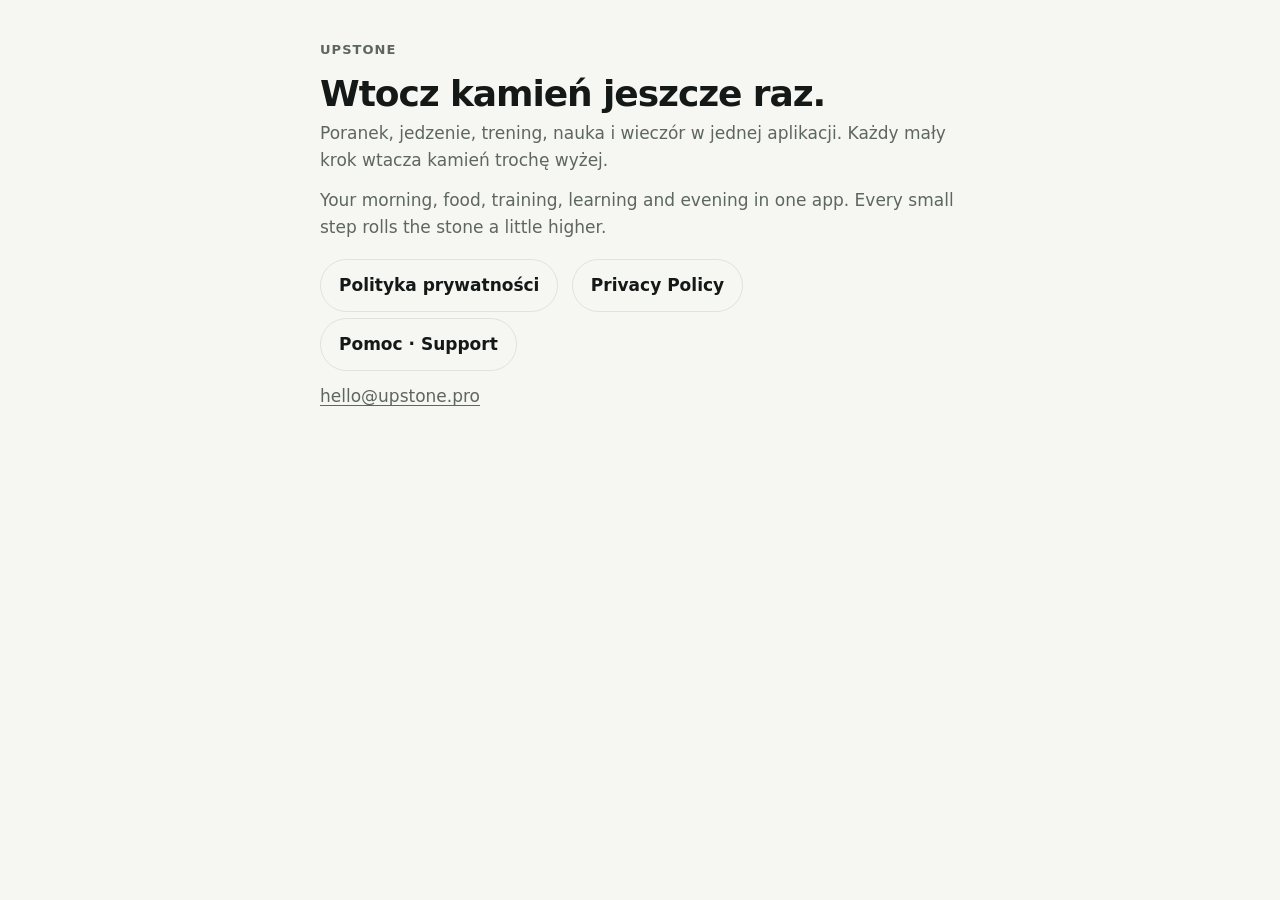
<file: index.html>
<!doctype html>
<html lang="pl">
<head>
<meta charset="utf-8">
<meta name="viewport" content="width=device-width, initial-scale=1">
<title>Upstone</title>
<meta name="description" content="Upstone. Poranek, jedzenie, trening, nauka i wieczór w jednej aplikacji.">
<link rel="stylesheet" href="style.css">
</head>
<body>
<main>
<p class="eyebrow">Upstone</p>
<h1>Wtocz kamień jeszcze raz.</h1>
<p class="muted">Poranek, jedzenie, trening, nauka i wieczór w jednej aplikacji. Każdy mały krok wtacza kamień trochę wyżej.</p>
<p class="muted">Your morning, food, training, learning and evening in one app. Every small step rolls the stone a little higher.</p>
<p>
<a class="btn" href="prywatnosc.html">Polityka prywatności</a>
<a class="btn" href="privacy.html">Privacy Policy</a>
<a class="btn" href="support.html">Pomoc · Support</a>
</p>
<p class="muted"><a href="mailto:hello@upstone.pro">hello@upstone.pro</a></p>
</main>
</body>
</html>
</file>
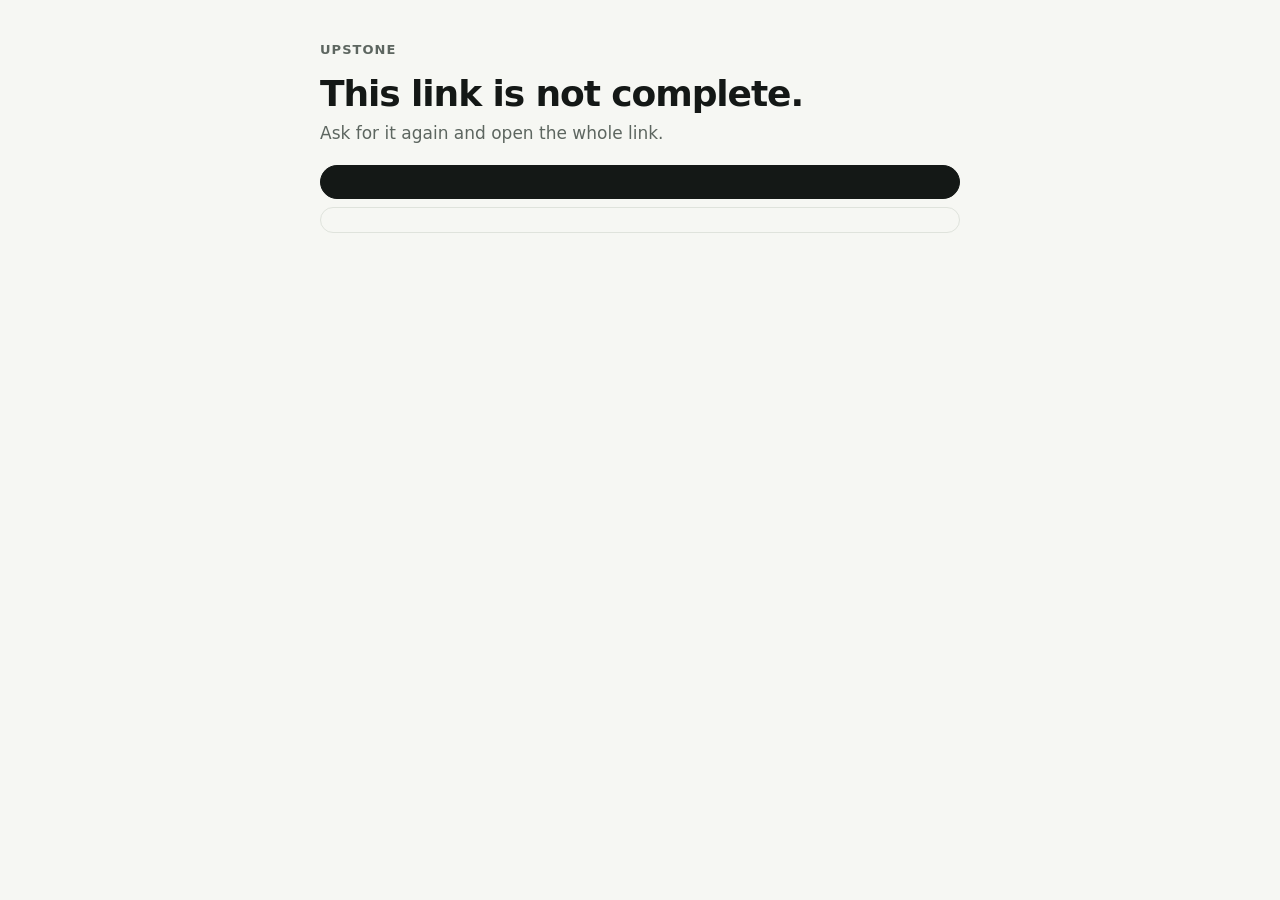
<file: p/index.html>
<!doctype html>
<html lang="pl">
<head>
<meta charset="utf-8">
<meta name="viewport" content="width=device-width, initial-scale=1">
<meta name="robots" content="noindex">
<title>Upstone</title>
<link rel="stylesheet" href="../style.css">
<style>
.big{display:block;text-align:center;background:var(--text);color:var(--bg);border-color:var(--text);padding:16px 18px;margin:18px 0 8px;font-size:18px}
.wide{display:block;width:100%;text-align:center;background:transparent;color:inherit;font:inherit;font-weight:700;cursor:pointer}
.list{list-style:none;padding:0;margin:8px 0 0}.list li{display:flex;justify-content:space-between;gap:12px;padding:8px 0;border-top:1px solid var(--hair);margin:0}
.list li span:first-child{flex:0 0 auto;max-width:55%}.list li span:last-child{color:var(--muted);text-align:right}
.steps{color:var(--muted);font-size:15px}
</style>
</head>
<body>
<main>
<p class="eyebrow"><a href="../">Upstone</a></p>
<h1 id="h">Upstone</h1>
<p class="muted" id="sub"></p>
<div class="card" id="card" hidden><h2 id="name"></h2><p class="muted" id="meta"></p><ul class="list" id="list"></ul></div>
<a class="btn big" id="open" href="#" hidden></a>
<button class="btn wide" id="copy" type="button" hidden></button>
<p class="steps" id="steps"></p>
</main>
<script>
(function(){
  var pl = /^pl/i.test(navigator.language || '');
  function T(en, p){ return pl ? p : en; }
  function $(id){ return document.getElementById(id); }
  function unpack(c){ c = c.replace(/-/g, '+').replace(/_/g, '/'); while (c.length % 4) c += '='; return JSON.parse(decodeURIComponent(escape(atob(c)))); }
  function row(a, b){ var li = document.createElement('li'), x = document.createElement('span'), y = document.createElement('span'); x.textContent = a; y.textContent = b; li.appendChild(x); li.appendChild(y); return li; }
  document.documentElement.lang = pl ? 'pl' : 'en';
  var m = decodeURIComponent(location.hash || '').match(/U[PR]1-[A-Za-z0-9_\-]+/), code = m ? m[0] : '', o = null;
  try { if (code) o = unpack(code.slice(4)); } catch (e) { o = null; }
  if (!o) { $('h').textContent = T('This link is not complete.', 'Ten link jest niepełny.'); $('sub').textContent = T('Ask for it again and open the whole link.', 'Poproś o niego jeszcze raz i otwórz cały link.'); return; }
  var plan = code.indexOf('UP1-') === 0;
  if (plan) {
    $('h').textContent = T('A workout plan for you', 'Plan treningowy dla ciebie');
    $('sub').textContent = o.c ? T('From: ', 'Od: ') + String(o.c).slice(0, 24) : '';
    $('name').textContent = String(o.n || 'Plan').slice(0, 60);
    var it = (o.i || []).slice(0, 30); $('meta').textContent = it.length + ' ' + T('exercises', 'ćwiczeń');
    it.forEach(function(x){ $('list').appendChild(row(String((x && x[0]) || '').slice(0, 80), String((x && x[1]) || '').slice(0, 20))); });
    $('steps').textContent = T('The button opens the Upstone app and adds the plan to your workouts. If nothing happens: copy the code, then in the app go to Train, Coach, and paste it.', 'Przycisk otwiera aplikację Upstone i dodaje plan do twoich treningów. Jeśli nic się nie dzieje: skopiuj kod, potem w aplikacji wejdź w Trening, Trener i wklej go.');
  } else {
    $('h').textContent = T('A workout result', 'Wynik treningu');
    $('sub').textContent = String(o.n || '').slice(0, 24);
    $('name').textContent = String(o.w || '').slice(0, 60);
    $('meta').textContent = String(o.d || '').slice(0, 10) + (o.t ? ' · ' + parseInt(o.t, 10) + ' min' : '');
    (o.x || []).slice(0, 30).forEach(function(e){ var ss = ((e && e[1]) || []).slice(0, 12).map(function(s){ return (s && s[0] ? String(s[0]).slice(0, 6) + ' kg × ' : '') + String((s && s[1]) || '?').slice(0, 5); }).join(', '); $('list').appendChild(row(String((e && e[0]) || '').slice(0, 60), ss)); });
    $('steps').textContent = T('The button opens the Upstone app and saves this result under Train, Coach. If nothing happens: copy the code and paste it there.', 'Przycisk otwiera aplikację Upstone i zapisuje ten wynik w Trening, Trener. Jeśli nic się nie dzieje: skopiuj kod i wklej go tam.');
  }
  $('card').hidden = false;
  var a = $('open'); a.href = 'upstone://p#' + code; a.textContent = T('Open in Upstone', 'Otwórz w Upstone'); a.hidden = false;
  var c = $('copy'); c.textContent = T('Copy the code', 'Skopiuj kod'); c.hidden = false;
  c.addEventListener('click', function(){ var done = function(){ c.textContent = T('Copied', 'Skopiowano'); };
    try { navigator.clipboard.writeText(code).then(done, function(){ prompt(T('Copy this code:', 'Skopiuj ten kod:'), code); }); } catch (e) { prompt(T('Copy this code:', 'Skopiuj ten kod:'), code); } });
})();
</script>
</body>
</html>
</file>
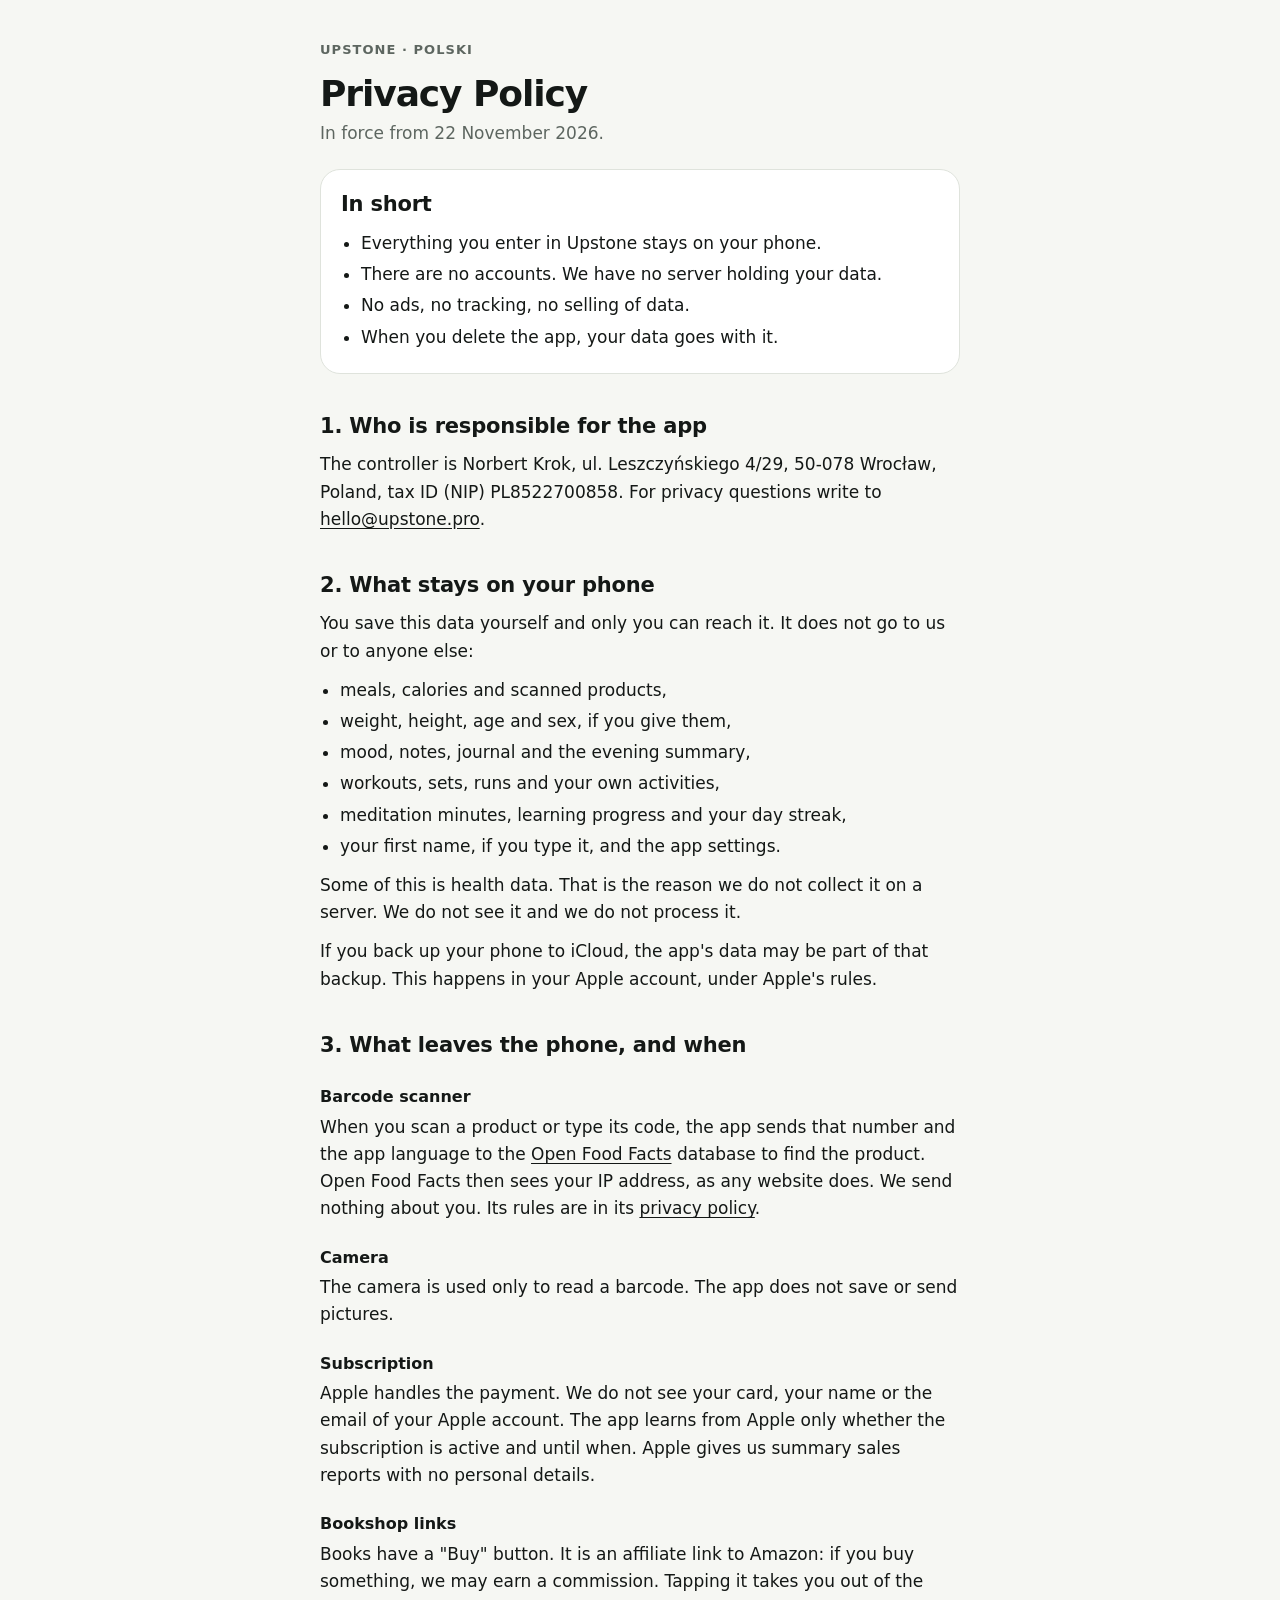
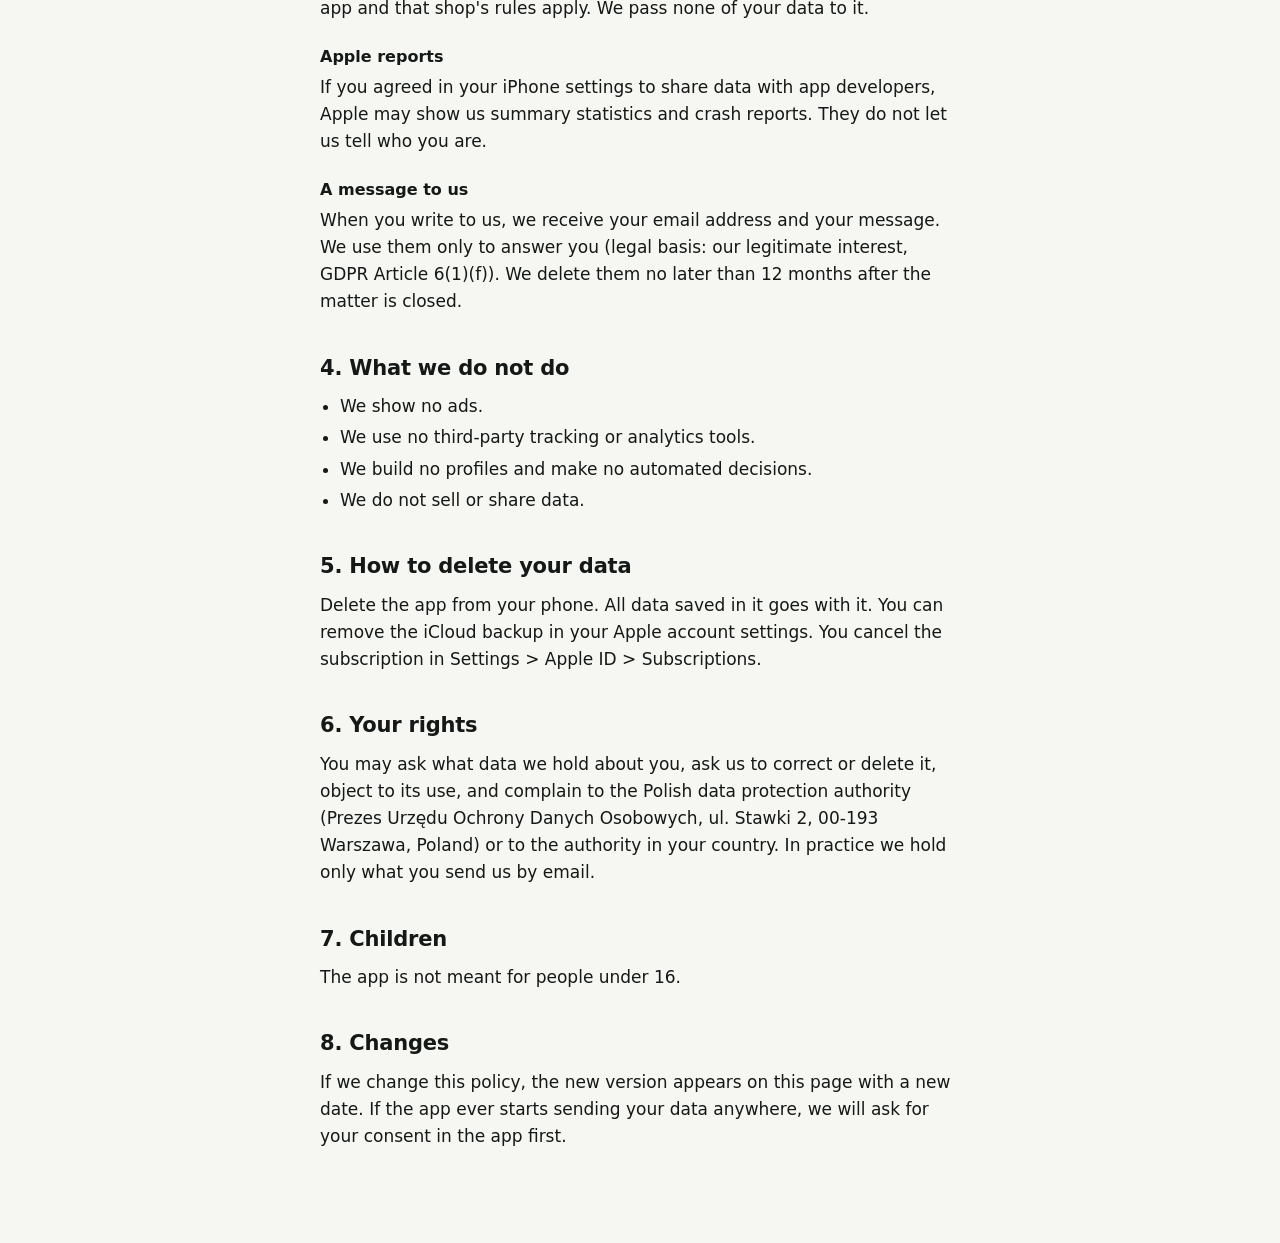
<file: privacy.html>
<!doctype html>
<html lang="en">
<head>
<meta charset="utf-8">
<meta name="viewport" content="width=device-width, initial-scale=1">
<title>Upstone · Privacy Policy</title>
<meta name="description" content="Privacy policy of the Upstone app. Your data stays on your phone.">
<link rel="stylesheet" href="style.css">
</head>
<body>
<main>
<p class="eyebrow"><a href="index.html">Upstone</a> · <a href="prywatnosc.html">Polski</a></p>
<h1>Privacy Policy</h1>
<p class="muted">In force from 22 November 2026.</p>

<section class="card">
<h2>In short</h2>
<ul>
<li>Everything you enter in Upstone stays on your phone.</li>
<li>There are no accounts. We have no server holding your data.</li>
<li>No ads, no tracking, no selling of data.</li>
<li>When you delete the app, your data goes with it.</li>
</ul>
</section>

<h2>1. Who is responsible for the app</h2>
<p>The controller is Norbert Krok, ul. Leszczyńskiego 4/29, 50-078 Wrocław, Poland, tax ID (NIP) PL8522700858. For privacy questions write to <a href="mailto:hello@upstone.pro">hello@upstone.pro</a>.</p>

<h2>2. What stays on your phone</h2>
<p>You save this data yourself and only you can reach it. It does not go to us or to anyone else:</p>
<ul>
<li>meals, calories and scanned products,</li>
<li>weight, height, age and sex, if you give them,</li>
<li>mood, notes, journal and the evening summary,</li>
<li>workouts, sets, runs and your own activities,</li>
<li>meditation minutes, learning progress and your day streak,</li>
<li>your first name, if you type it, and the app settings.</li>
</ul>
<p>Some of this is health data. That is the reason we do not collect it on a server. We do not see it and we do not process it.</p>
<p>If you back up your phone to iCloud, the app's data may be part of that backup. This happens in your Apple account, under Apple's rules.</p>

<h2>3. What leaves the phone, and when</h2>
<h3>Barcode scanner</h3>
<p>When you scan a product or type its code, the app sends that number and the app language to the <a href="https://world.openfoodfacts.org" rel="noopener">Open Food Facts</a> database to find the product. Open Food Facts then sees your IP address, as any website does. We send nothing about you. Its rules are in its <a href="https://world.openfoodfacts.org/privacy" rel="noopener">privacy policy</a>.</p>
<h3>Camera</h3>
<p>The camera is used only to read a barcode. The app does not save or send pictures.</p>
<h3>Subscription</h3>
<p>Apple handles the payment. We do not see your card, your name or the email of your Apple account. The app learns from Apple only whether the subscription is active and until when. Apple gives us summary sales reports with no personal details.</p>
<h3>Bookshop links</h3>
<p>Books have a "Buy" button. It is an affiliate link to Amazon: if you buy something, we may earn a commission. Tapping it takes you out of the app and that shop's rules apply. We pass none of your data to it.</p>
<h3>Apple reports</h3>
<p>If you agreed in your iPhone settings to share data with app developers, Apple may show us summary statistics and crash reports. They do not let us tell who you are.</p>
<h3>A message to us</h3>
<p>When you write to us, we receive your email address and your message. We use them only to answer you (legal basis: our legitimate interest, GDPR Article 6(1)(f)). We delete them no later than 12 months after the matter is closed.</p>

<h2>4. What we do not do</h2>
<ul>
<li>We show no ads.</li>
<li>We use no third-party tracking or analytics tools.</li>
<li>We build no profiles and make no automated decisions.</li>
<li>We do not sell or share data.</li>
</ul>

<h2>5. How to delete your data</h2>
<p>Delete the app from your phone. All data saved in it goes with it. You can remove the iCloud backup in your Apple account settings. You cancel the subscription in Settings &gt; Apple ID &gt; Subscriptions.</p>

<h2>6. Your rights</h2>
<p>You may ask what data we hold about you, ask us to correct or delete it, object to its use, and complain to the Polish data protection authority (Prezes Urzędu Ochrony Danych Osobowych, ul. Stawki 2, 00-193 Warszawa, Poland) or to the authority in your country. In practice we hold only what you send us by email.</p>

<h2>7. Children</h2>
<p>The app is not meant for people under 16.</p>

<h2>8. Changes</h2>
<p>If we change this policy, the new version appears on this page with a new date. If the app ever starts sending your data anywhere, we will ask for your consent in the app first.</p>
</main>
</body>
</html>
</file>
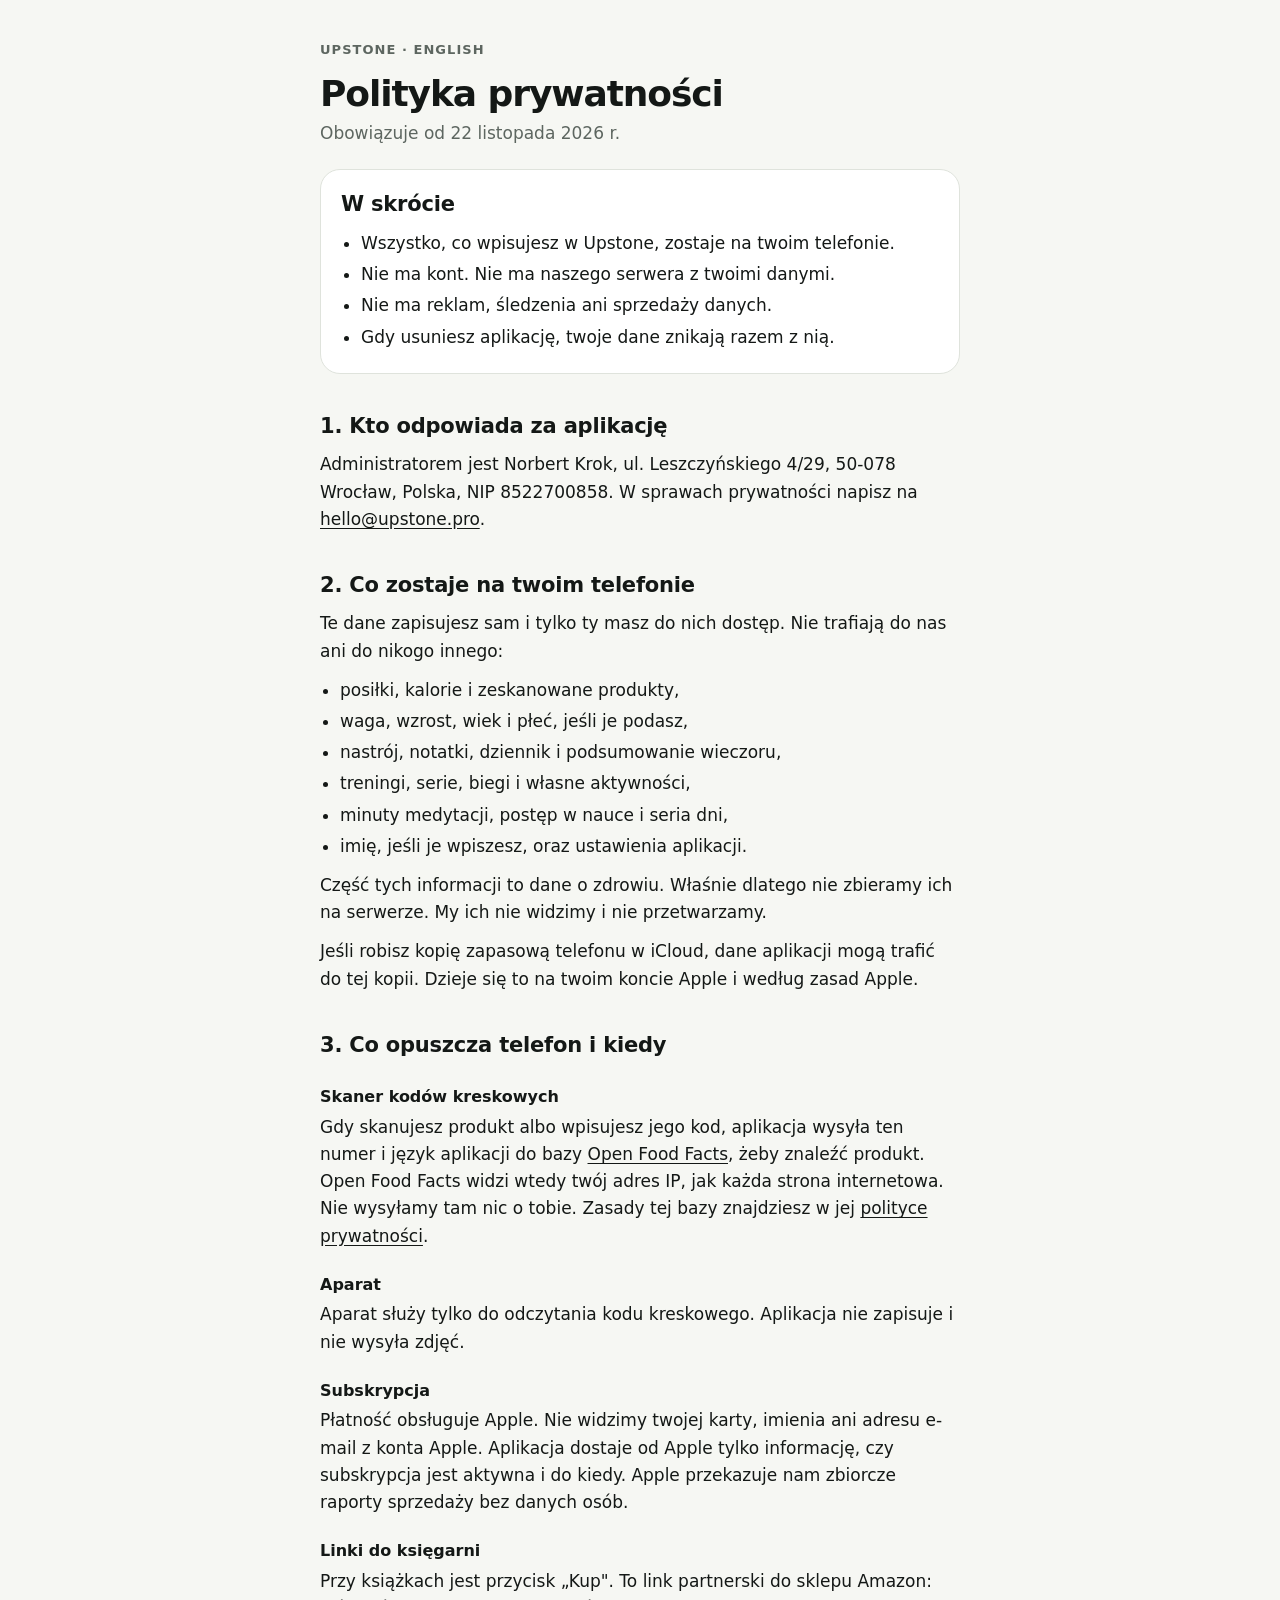
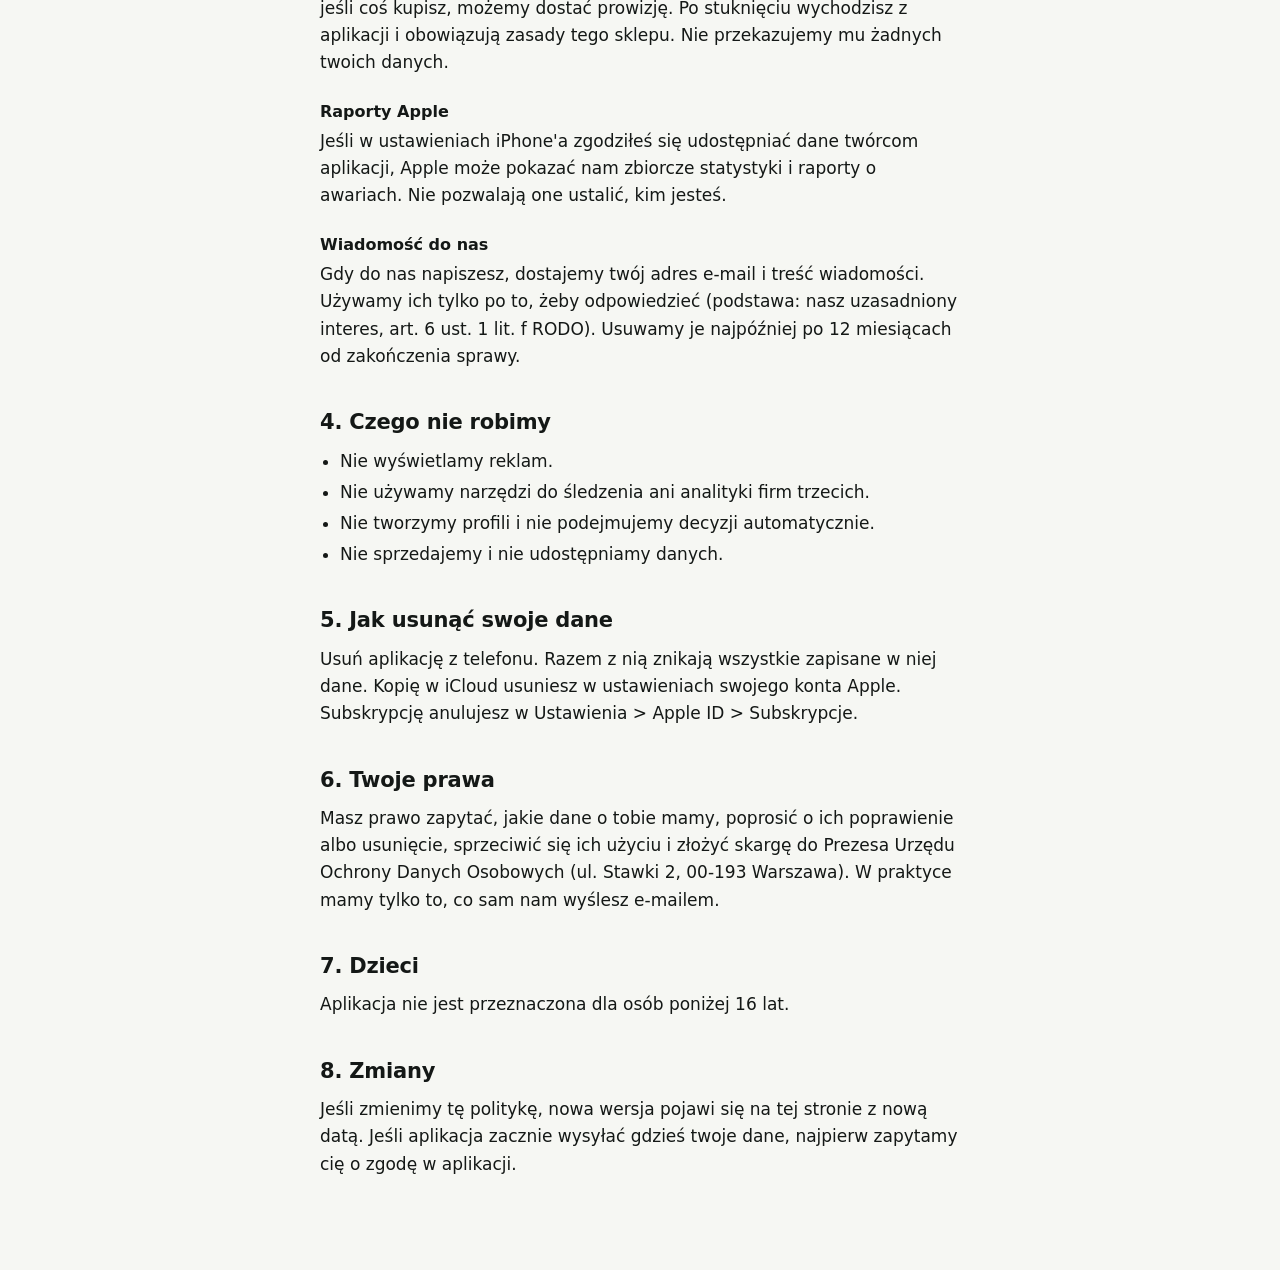
<file: prywatnosc.html>
<!doctype html>
<html lang="pl">
<head>
<meta charset="utf-8">
<meta name="viewport" content="width=device-width, initial-scale=1">
<title>Upstone · Polityka prywatności</title>
<meta name="description" content="Polityka prywatności aplikacji Upstone. Twoje dane zostają na twoim telefonie.">
<link rel="stylesheet" href="style.css">
</head>
<body>
<main>
<p class="eyebrow"><a href="index.html">Upstone</a> · <a href="privacy.html">English</a></p>
<h1>Polityka prywatności</h1>
<p class="muted">Obowiązuje od 22 listopada 2026 r.</p>

<section class="card">
<h2>W skrócie</h2>
<ul>
<li>Wszystko, co wpisujesz w Upstone, zostaje na twoim telefonie.</li>
<li>Nie ma kont. Nie ma naszego serwera z twoimi danymi.</li>
<li>Nie ma reklam, śledzenia ani sprzedaży danych.</li>
<li>Gdy usuniesz aplikację, twoje dane znikają razem z nią.</li>
</ul>
</section>

<h2>1. Kto odpowiada za aplikację</h2>
<p>Administratorem jest Norbert Krok, ul. Leszczyńskiego 4/29, 50-078 Wrocław, Polska, NIP 8522700858. W sprawach prywatności napisz na <a href="mailto:hello@upstone.pro">hello@upstone.pro</a>.</p>

<h2>2. Co zostaje na twoim telefonie</h2>
<p>Te dane zapisujesz sam i tylko ty masz do nich dostęp. Nie trafiają do nas ani do nikogo innego:</p>
<ul>
<li>posiłki, kalorie i zeskanowane produkty,</li>
<li>waga, wzrost, wiek i płeć, jeśli je podasz,</li>
<li>nastrój, notatki, dziennik i podsumowanie wieczoru,</li>
<li>treningi, serie, biegi i własne aktywności,</li>
<li>minuty medytacji, postęp w nauce i seria dni,</li>
<li>imię, jeśli je wpiszesz, oraz ustawienia aplikacji.</li>
</ul>
<p>Część tych informacji to dane o zdrowiu. Właśnie dlatego nie zbieramy ich na serwerze. My ich nie widzimy i nie przetwarzamy.</p>
<p>Jeśli robisz kopię zapasową telefonu w iCloud, dane aplikacji mogą trafić do tej kopii. Dzieje się to na twoim koncie Apple i według zasad Apple.</p>

<h2>3. Co opuszcza telefon i kiedy</h2>
<h3>Skaner kodów kreskowych</h3>
<p>Gdy skanujesz produkt albo wpisujesz jego kod, aplikacja wysyła ten numer i język aplikacji do bazy <a href="https://world.openfoodfacts.org" rel="noopener">Open Food Facts</a>, żeby znaleźć produkt. Open Food Facts widzi wtedy twój adres IP, jak każda strona internetowa. Nie wysyłamy tam nic o tobie. Zasady tej bazy znajdziesz w jej <a href="https://world.openfoodfacts.org/privacy" rel="noopener">polityce prywatności</a>.</p>
<h3>Aparat</h3>
<p>Aparat służy tylko do odczytania kodu kreskowego. Aplikacja nie zapisuje i nie wysyła zdjęć.</p>
<h3>Subskrypcja</h3>
<p>Płatność obsługuje Apple. Nie widzimy twojej karty, imienia ani adresu e-mail z konta Apple. Aplikacja dostaje od Apple tylko informację, czy subskrypcja jest aktywna i do kiedy. Apple przekazuje nam zbiorcze raporty sprzedaży bez danych osób.</p>
<h3>Linki do księgarni</h3>
<p>Przy książkach jest przycisk „Kup". To link partnerski do sklepu Amazon: jeśli coś kupisz, możemy dostać prowizję. Po stuknięciu wychodzisz z aplikacji i obowiązują zasady tego sklepu. Nie przekazujemy mu żadnych twoich danych.</p>
<h3>Raporty Apple</h3>
<p>Jeśli w ustawieniach iPhone'a zgodziłeś się udostępniać dane twórcom aplikacji, Apple może pokazać nam zbiorcze statystyki i raporty o awariach. Nie pozwalają one ustalić, kim jesteś.</p>
<h3>Wiadomość do nas</h3>
<p>Gdy do nas napiszesz, dostajemy twój adres e-mail i treść wiadomości. Używamy ich tylko po to, żeby odpowiedzieć (podstawa: nasz uzasadniony interes, art. 6 ust. 1 lit. f RODO). Usuwamy je najpóźniej po 12 miesiącach od zakończenia sprawy.</p>

<h2>4. Czego nie robimy</h2>
<ul>
<li>Nie wyświetlamy reklam.</li>
<li>Nie używamy narzędzi do śledzenia ani analityki firm trzecich.</li>
<li>Nie tworzymy profili i nie podejmujemy decyzji automatycznie.</li>
<li>Nie sprzedajemy i nie udostępniamy danych.</li>
</ul>

<h2>5. Jak usunąć swoje dane</h2>
<p>Usuń aplikację z telefonu. Razem z nią znikają wszystkie zapisane w niej dane. Kopię w iCloud usuniesz w ustawieniach swojego konta Apple. Subskrypcję anulujesz w Ustawienia &gt; Apple ID &gt; Subskrypcje.</p>

<h2>6. Twoje prawa</h2>
<p>Masz prawo zapytać, jakie dane o tobie mamy, poprosić o ich poprawienie albo usunięcie, sprzeciwić się ich użyciu i złożyć skargę do Prezesa Urzędu Ochrony Danych Osobowych (ul. Stawki 2, 00-193 Warszawa). W praktyce mamy tylko to, co sam nam wyślesz e-mailem.</p>

<h2>7. Dzieci</h2>
<p>Aplikacja nie jest przeznaczona dla osób poniżej 16 lat.</p>

<h2>8. Zmiany</h2>
<p>Jeśli zmienimy tę politykę, nowa wersja pojawi się na tej stronie z nową datą. Jeśli aplikacja zacznie wysyłać gdzieś twoje dane, najpierw zapytamy cię o zgodę w aplikacji.</p>
</main>
</body>
</html>
</file>
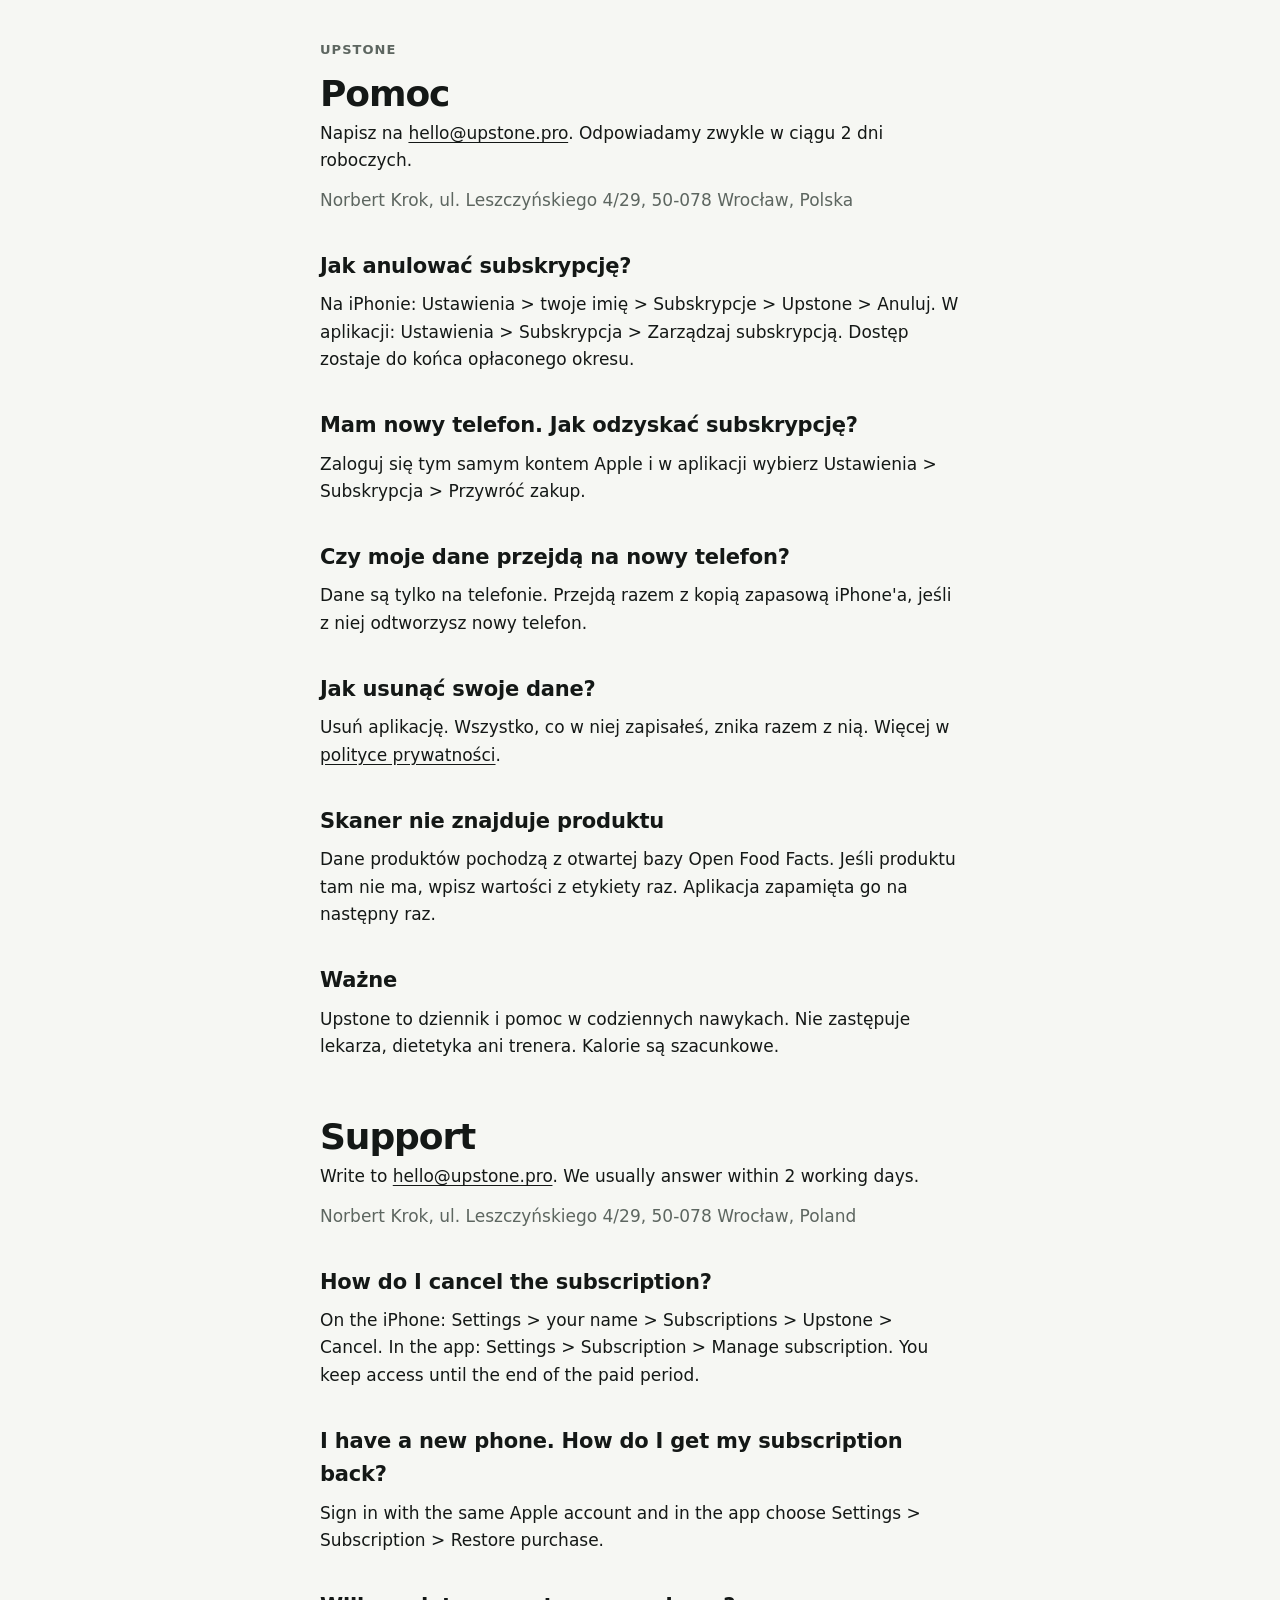
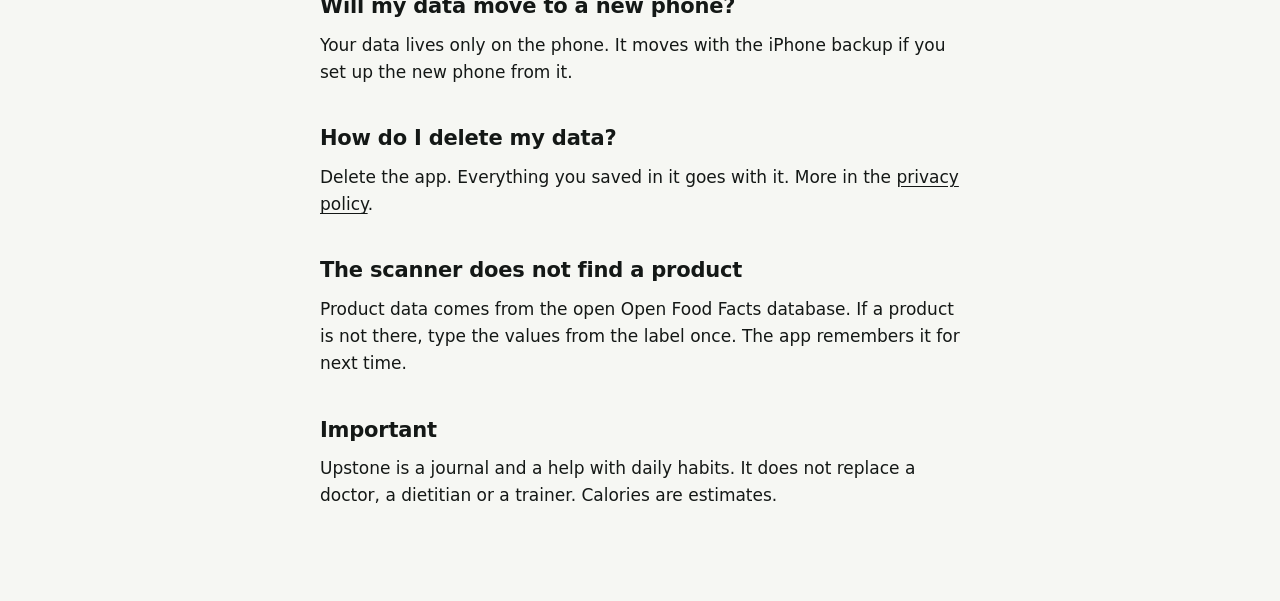
<file: support.html>
<!doctype html>
<html lang="pl">
<head>
<meta charset="utf-8">
<meta name="viewport" content="width=device-width, initial-scale=1">
<title>Upstone · Pomoc · Support</title>
<meta name="description" content="Pomoc dla aplikacji Upstone. Support for the Upstone app.">
<link rel="stylesheet" href="style.css">
</head>
<body>
<main>
<p class="eyebrow"><a href="index.html">Upstone</a></p>
<h1>Pomoc</h1>
<p>Napisz na <a href="mailto:hello@upstone.pro">hello@upstone.pro</a>. Odpowiadamy zwykle w ciągu 2 dni roboczych.</p>
<p class="muted">Norbert Krok, ul. Leszczyńskiego 4/29, 50-078 Wrocław, Polska</p>

<h2>Jak anulować subskrypcję?</h2>
<p>Na iPhonie: Ustawienia &gt; twoje imię &gt; Subskrypcje &gt; Upstone &gt; Anuluj. W aplikacji: Ustawienia &gt; Subskrypcja &gt; Zarządzaj subskrypcją. Dostęp zostaje do końca opłaconego okresu.</p>

<h2>Mam nowy telefon. Jak odzyskać subskrypcję?</h2>
<p>Zaloguj się tym samym kontem Apple i w aplikacji wybierz Ustawienia &gt; Subskrypcja &gt; Przywróć zakup.</p>

<h2>Czy moje dane przejdą na nowy telefon?</h2>
<p>Dane są tylko na telefonie. Przejdą razem z kopią zapasową iPhone'a, jeśli z niej odtworzysz nowy telefon.</p>

<h2>Jak usunąć swoje dane?</h2>
<p>Usuń aplikację. Wszystko, co w niej zapisałeś, znika razem z nią. Więcej w <a href="prywatnosc.html">polityce prywatności</a>.</p>

<h2>Skaner nie znajduje produktu</h2>
<p>Dane produktów pochodzą z otwartej bazy Open Food Facts. Jeśli produktu tam nie ma, wpisz wartości z etykiety raz. Aplikacja zapamięta go na następny raz.</p>

<h2>Ważne</h2>
<p>Upstone to dziennik i pomoc w codziennych nawykach. Nie zastępuje lekarza, dietetyka ani trenera. Kalorie są szacunkowe.</p>

<h1 style="margin-top:56px">Support</h1>
<p>Write to <a href="mailto:hello@upstone.pro">hello@upstone.pro</a>. We usually answer within 2 working days.</p>
<p class="muted">Norbert Krok, ul. Leszczyńskiego 4/29, 50-078 Wrocław, Poland</p>

<h2>How do I cancel the subscription?</h2>
<p>On the iPhone: Settings &gt; your name &gt; Subscriptions &gt; Upstone &gt; Cancel. In the app: Settings &gt; Subscription &gt; Manage subscription. You keep access until the end of the paid period.</p>

<h2>I have a new phone. How do I get my subscription back?</h2>
<p>Sign in with the same Apple account and in the app choose Settings &gt; Subscription &gt; Restore purchase.</p>

<h2>Will my data move to a new phone?</h2>
<p>Your data lives only on the phone. It moves with the iPhone backup if you set up the new phone from it.</p>

<h2>How do I delete my data?</h2>
<p>Delete the app. Everything you saved in it goes with it. More in the <a href="privacy.html">privacy policy</a>.</p>

<h2>The scanner does not find a product</h2>
<p>Product data comes from the open Open Food Facts database. If a product is not there, type the values from the label once. The app remembers it for next time.</p>

<h2>Important</h2>
<p>Upstone is a journal and a help with daily habits. It does not replace a doctor, a dietitian or a trainer. Calories are estimates.</p>
</main>
</body>
</html>
</file>
<file: style.css>
:root{--bg:#0b0d0c;--text:#f2f4f0;--muted:#a3aba5;--hair:#262b28;--surface:#151917;--accent:#dfe9cd}
@media (prefers-color-scheme:light){:root{--bg:#f6f7f3;--text:#141816;--muted:#5d6660;--hair:#dfe3dc;--surface:#fff;--accent:#19372f}}
*{box-sizing:border-box}
html{-webkit-text-size-adjust:100%}
body{margin:0;background:var(--bg);color:var(--text);font:17px/1.6 system-ui,-apple-system,"Segoe UI",Roboto,sans-serif}
main{max-width:680px;margin:0 auto;padding:40px 20px 80px}
h1{font-size:36px;line-height:1.15;letter-spacing:-.03em;margin:8px 0 6px}
h2{font-size:21px;letter-spacing:-.01em;margin:36px 0 8px}
h3{font-size:16px;margin:22px 0 4px}
p{margin:0 0 12px}
ul{margin:0 0 12px;padding-left:20px}
li{margin:4px 0}
a{color:inherit;text-underline-offset:3px}
.muted{color:var(--muted)}
.eyebrow{font-size:13px;font-weight:700;letter-spacing:.08em;text-transform:uppercase;color:var(--muted)}
.eyebrow a{text-decoration:none}
.card{background:var(--surface);border:1px solid var(--hair);border-radius:20px;padding:18px 20px;margin:22px 0}
.card h2{margin-top:0}
.card ul{margin-bottom:0}
.btn{display:inline-block;margin:6px 8px 0 0;padding:12px 18px;border-radius:999px;border:1px solid var(--hair);text-decoration:none;font-weight:700}
</file>
